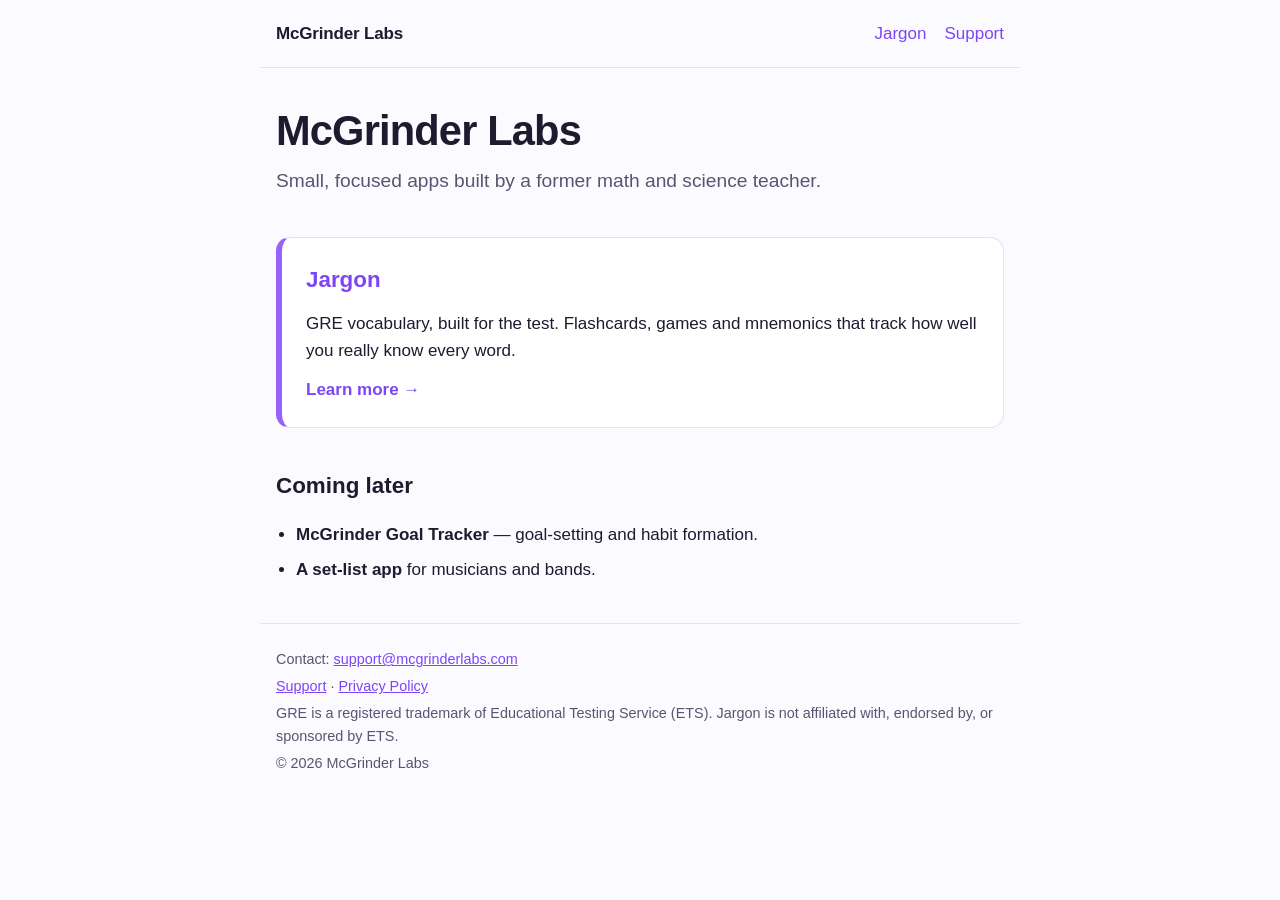
<file: index.html>
<!doctype html>
<html lang="en">
<head>
<meta charset="utf-8">
<meta name="viewport" content="width=device-width, initial-scale=1">
<title>McGrinder Labs</title>
<meta name="description" content="McGrinder Labs makes focused study and productivity apps. Home of Jargon, the GRE vocabulary app.">
<link rel="icon" href="/img/jargon-icon-512.png">
<link rel="apple-touch-icon" href="/img/jargon-icon-512.png">
<meta property="og:type" content="website">
<meta property="og:site_name" content="McGrinder Labs">
<meta property="og:title" content="McGrinder Labs">
<meta property="og:description" content="Small, careful apps for studying. Jargon: GRE vocabulary built on spaced repetition.">
<meta property="og:url" content="https://mcgrinderlabs.com/">
<meta property="og:image" content="https://mcgrinderlabs.com/img/jargon-banner.png">
<meta property="og:image:width" content="1024">
<meta property="og:image:height" content="500">
<meta name="twitter:card" content="summary_large_image">
<meta name="twitter:title" content="McGrinder Labs">
<meta name="twitter:description" content="Small, careful apps for studying. Jargon: GRE vocabulary built on spaced repetition.">
<meta name="twitter:image" content="https://mcgrinderlabs.com/img/jargon-banner.png">
<link rel="stylesheet" href="/style.css">
</head>
<body>
<header class="top">
  <a class="brand" href="/">McGrinder Labs</a>
  <nav><a href="/jargon/">Jargon</a><a href="/support/">Support</a></nav>
</header>

<main>
  <section class="hero">
    <h1>McGrinder Labs</h1>
    <p class="lede">Small, focused apps built by a former math and science teacher.</p>
  </section>

  <section>
    <a class="card" href="/jargon/">
      <div class="card-body">
        <h2>Jargon</h2>
        <p>GRE vocabulary, built for the test. Flashcards, games and mnemonics that track how well you really know every word.</p>
        <span class="more">Learn more →</span>
      </div>
    </a>
  </section>

  <section class="soon">
    <h2>Coming later</h2>
    <ul>
      <li><strong>McGrinder Goal Tracker</strong> — goal-setting and habit formation.</li>
      <li><strong>A set-list app</strong> for musicians and bands.</li>
    </ul>
  </section>
</main>

<footer>
  <p>Contact: <a href="mailto:support@mcgrinderlabs.com">support@mcgrinderlabs.com</a></p>
  <p><a href="/support/">Support</a> · <a href="/privacy/">Privacy Policy</a></p>
  <p>GRE is a registered trademark of Educational Testing Service (ETS). Jargon is not affiliated with, endorsed by, or sponsored by ETS.</p>
  <p>© 2026 McGrinder Labs</p>
</footer>
</body>
</html>
</file>
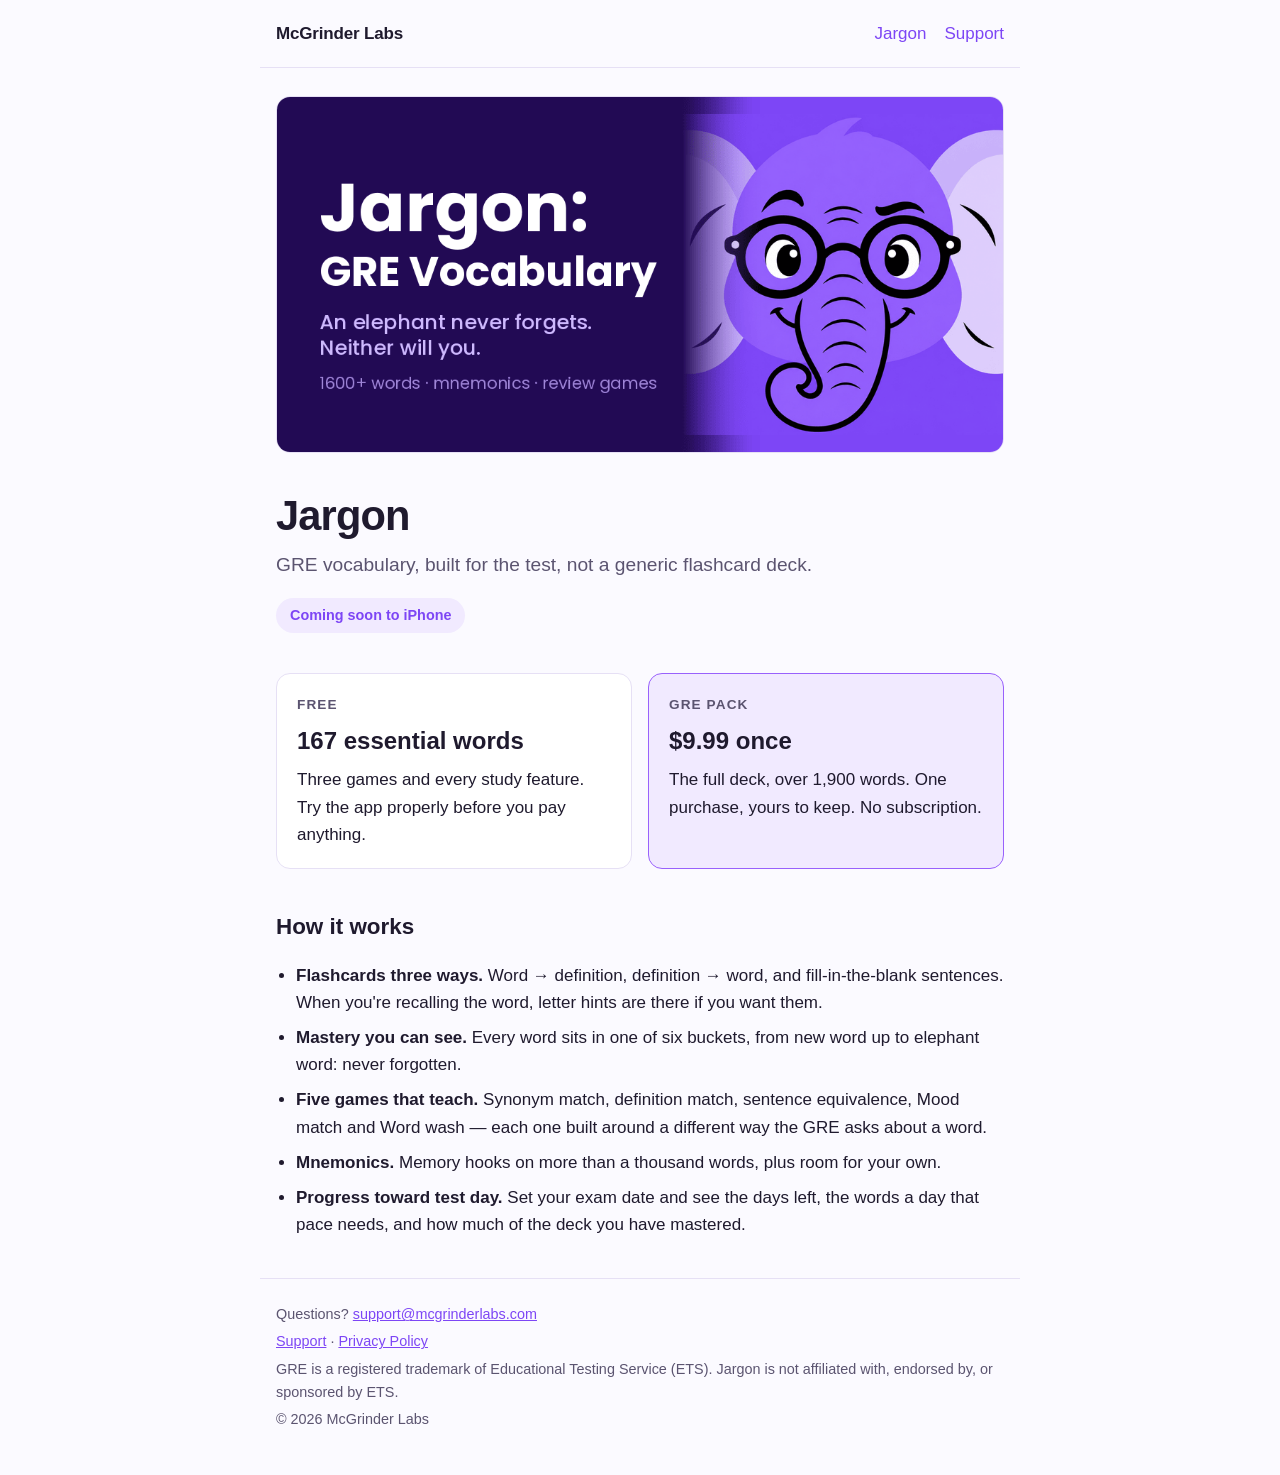
<file: jargon/index.html>
<!doctype html>
<html lang="en">
<head>
<meta charset="utf-8">
<meta name="viewport" content="width=device-width, initial-scale=1">
<title>Jargon — GRE Vocabulary</title>
<meta name="description" content="Jargon is a GRE vocabulary app. Free with 167 essential words; unlock the GRE Pack with a one-time $9.99 purchase. No subscription.">
<link rel="icon" href="/img/jargon-icon-512.png">
<link rel="apple-touch-icon" href="/img/jargon-icon-512.png">
<meta property="og:type" content="website">
<meta property="og:site_name" content="McGrinder Labs">
<meta property="og:title" content="Jargon: GRE Vocabulary">
<meta property="og:description" content="An elephant never forgets. Neither will you. 1600+ words, mnemonics and review games, built for the GRE.">
<meta property="og:url" content="https://mcgrinderlabs.com/jargon/">
<meta property="og:image" content="https://mcgrinderlabs.com/img/jargon-banner.png">
<meta property="og:image:width" content="1024">
<meta property="og:image:height" content="500">
<meta name="twitter:card" content="summary_large_image">
<meta name="twitter:title" content="Jargon: GRE Vocabulary">
<meta name="twitter:description" content="An elephant never forgets. Neither will you. 1600+ words, mnemonics and review games, built for the GRE.">
<meta name="twitter:image" content="https://mcgrinderlabs.com/img/jargon-banner.png">
<link rel="stylesheet" href="/style.css">
</head>
<body>
<header class="top">
  <a class="brand" href="/">McGrinder Labs</a>
  <nav><a href="/jargon/">Jargon</a><a href="/support/">Support</a></nav>
</header>

<main>
  <img class="banner" src="/img/jargon-banner.png"
       alt="Jargon: GRE Vocabulary. An elephant never forgets. Neither will you."
       width="1024" height="500">

  <section class="hero">
    <h1>Jargon</h1>
    <p class="lede">GRE vocabulary, built for the test, not a generic flashcard deck.</p>
    <p class="badges"><!-- App Store and Google Play badges go here once Jargon is live --><span class="pill">Coming soon to iPhone</span></p>
  </section>

  <section class="price">
    <div class="tier">
      <h3>Free</h3>
      <p class="big">167 essential words</p>
      <p>Three games and every study feature. Try the app properly before you pay anything.</p>
    </div>
    <div class="tier accent">
      <h3>GRE Pack</h3>
      <p class="big">$9.99 once</p>
      <p>The full deck, over 1,900 words. One purchase, yours to keep. No subscription.</p>
    </div>
  </section>

  <section>
    <h2>How it works</h2>
    <ul class="features">
      <li><strong>Flashcards three ways.</strong> Word &rarr; definition, definition &rarr; word, and fill-in-the-blank sentences. When you're recalling the word, letter hints are there if you want them.</li>
      <li><strong>Mastery you can see.</strong> Every word sits in one of six buckets, from new word up to elephant word: never forgotten.</li>
      <li><strong>Five games that teach.</strong> Synonym match, definition match, sentence equivalence, Mood match and Word wash &mdash; each one built around a different way the GRE asks about a word.</li>
      <li><strong>Mnemonics.</strong> Memory hooks on more than a thousand words, plus room for your own.</li>
      <li><strong>Progress toward test day.</strong> Set your exam date and see the days left, the words a day that pace needs, and how much of the deck you have mastered.</li>
    </ul>
  </section>

  <!-- Screenshots go here -->
</main>

<footer>
  <p>Questions? <a href="mailto:support@mcgrinderlabs.com">support@mcgrinderlabs.com</a></p>
  <p><a href="/support/">Support</a> · <a href="/privacy/">Privacy Policy</a></p>
  <p>GRE is a registered trademark of Educational Testing Service (ETS). Jargon is not affiliated with, endorsed by, or sponsored by ETS.</p>
  <p>© 2026 McGrinder Labs</p>
</footer>
</body>
</html>
</file>
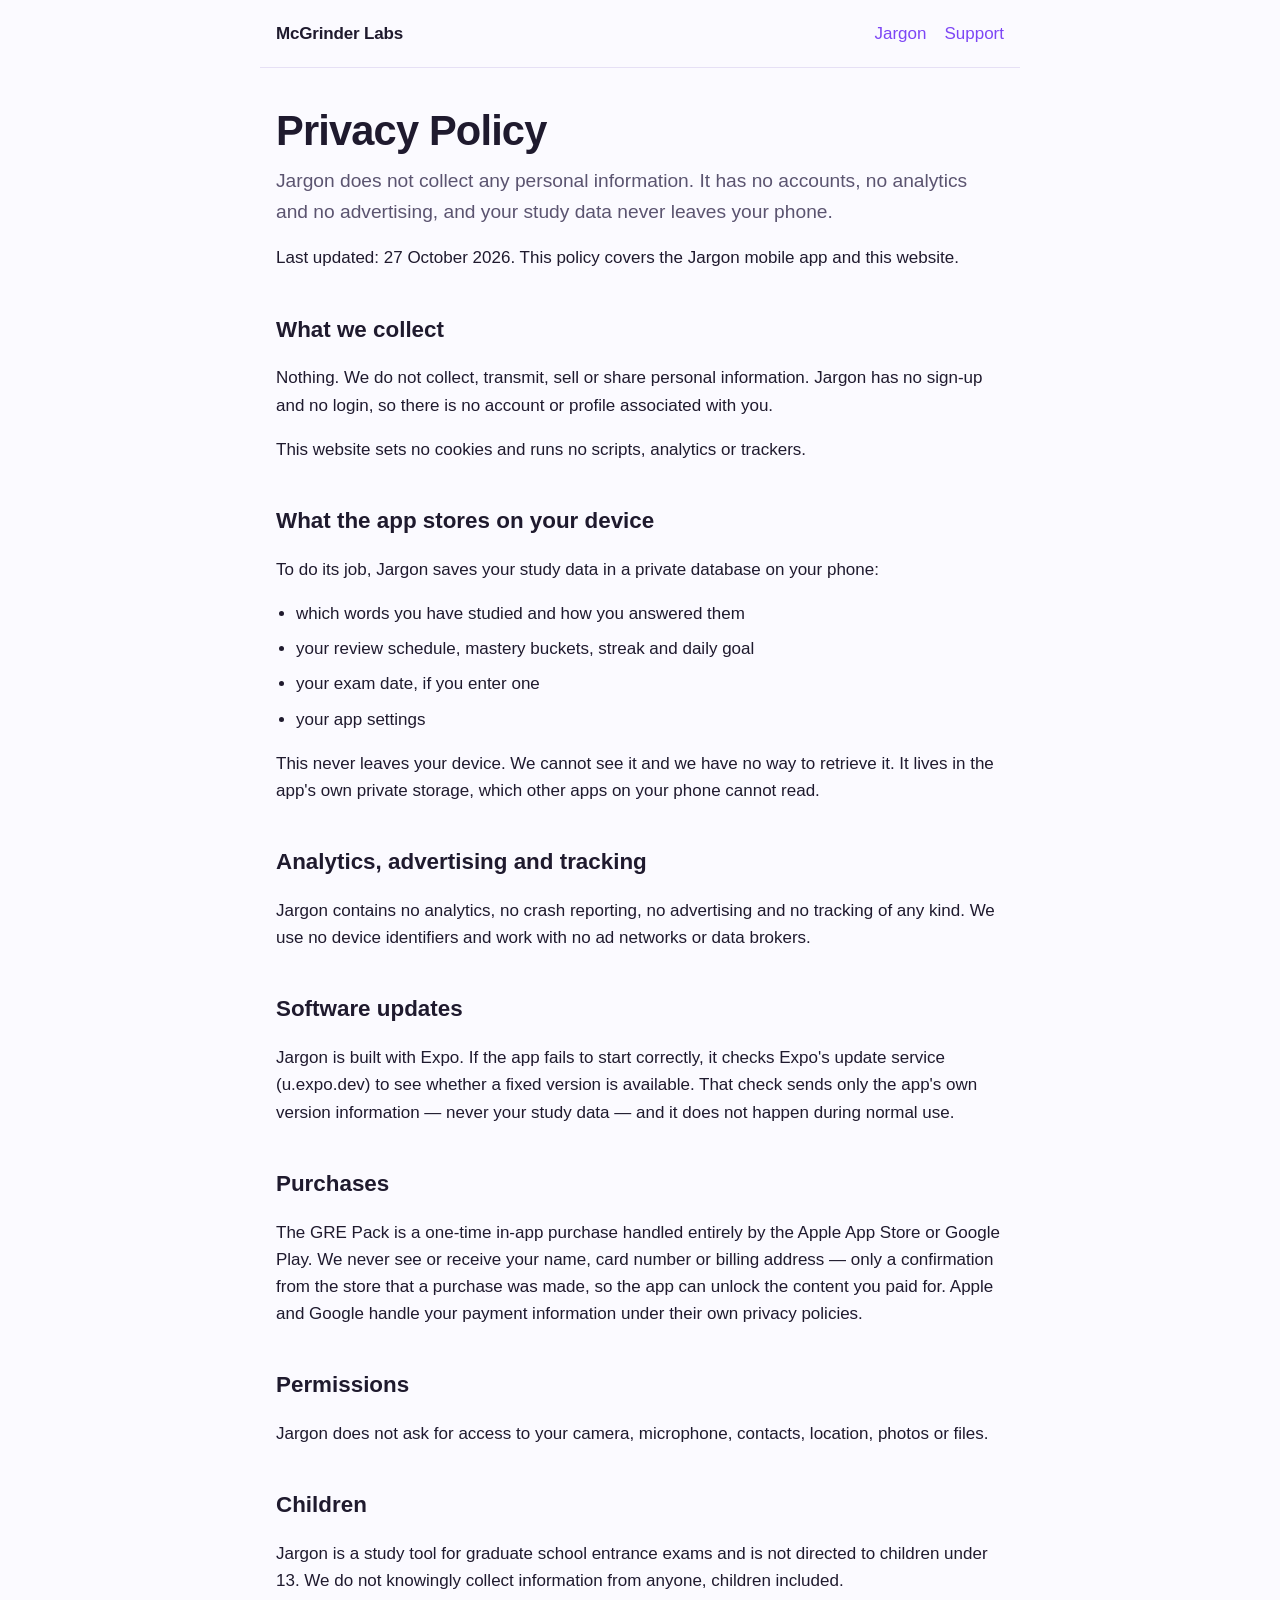
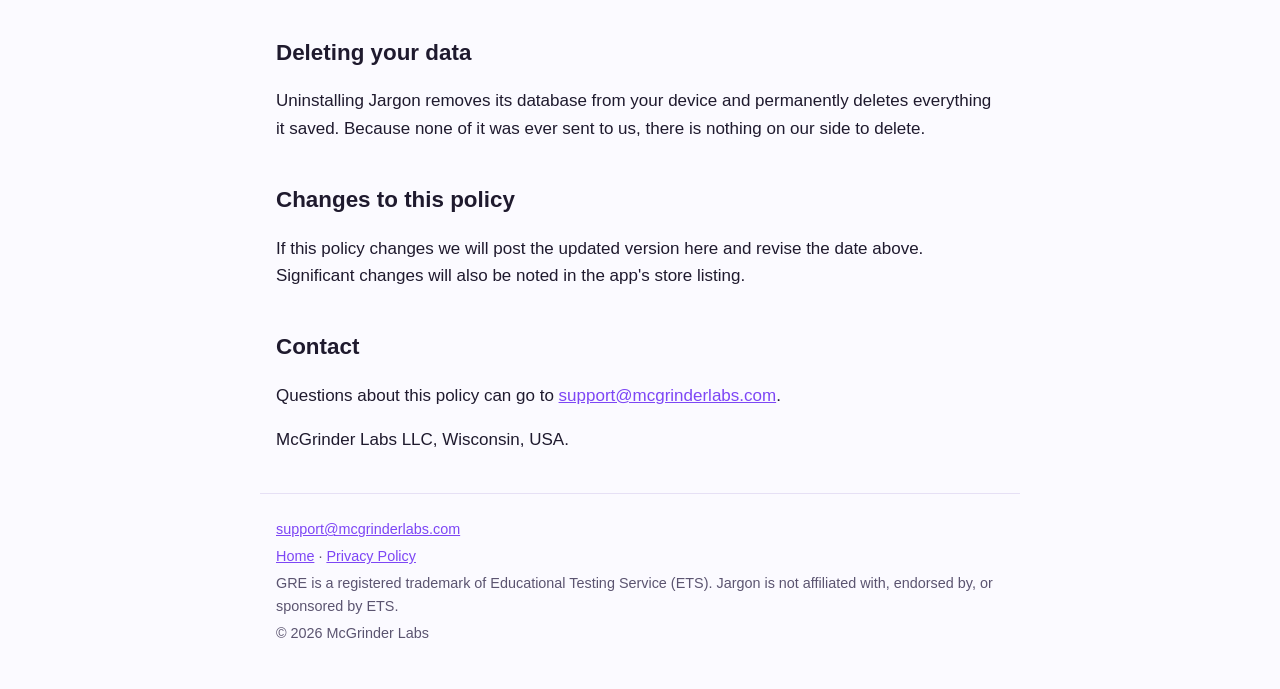
<file: privacy/index.html>
<!doctype html>
<html lang="en">
<head>
<meta charset="utf-8">
<meta name="viewport" content="width=device-width, initial-scale=1">
<title>Privacy Policy — McGrinder Labs</title>
<meta name="description" content="Jargon collects no personal information. Everything it stores stays on your device.">
<link rel="icon" href="/img/jargon-icon-512.png">
<link rel="apple-touch-icon" href="/img/jargon-icon-512.png">
<meta property="og:type" content="website">
<meta property="og:site_name" content="McGrinder Labs">
<meta property="og:title" content="Privacy Policy — Jargon">
<meta property="og:description" content="Jargon collects no personal information. Everything it stores stays on your device.">
<meta property="og:url" content="https://mcgrinderlabs.com/privacy/">
<meta property="og:image" content="https://mcgrinderlabs.com/img/jargon-banner.png">
<meta property="og:image:width" content="1024">
<meta property="og:image:height" content="500">
<meta name="twitter:card" content="summary_large_image">
<meta name="twitter:title" content="Privacy Policy — Jargon">
<meta name="twitter:description" content="Jargon collects no personal information. Everything it stores stays on your device.">
<meta name="twitter:image" content="https://mcgrinderlabs.com/img/jargon-banner.png">
<link rel="stylesheet" href="/style.css">
</head>
<body>
<header class="top">
  <a class="brand" href="/">McGrinder Labs</a>
  <nav><a href="/jargon/">Jargon</a><a href="/support/">Support</a></nav>
</header>

<main>
  <section class="hero">
    <h1>Privacy Policy</h1>
    <p class="lede">Jargon does not collect any personal information. It has no accounts, no analytics and no advertising, and your study data never leaves your phone.</p>
    <p>Last updated: 27 October 2026. This policy covers the Jargon mobile app and this website.</p>
  </section>

  <section>
    <h2>What we collect</h2>
    <p>Nothing. We do not collect, transmit, sell or share personal information. Jargon has no sign-up and no login, so there is no account or profile associated with you.</p>
    <p>This website sets no cookies and runs no scripts, analytics or trackers.</p>
  </section>

  <section>
    <h2>What the app stores on your device</h2>
    <p>To do its job, Jargon saves your study data in a private database on your phone:</p>
    <ul class="features">
      <li>which words you have studied and how you answered them</li>
      <li>your review schedule, mastery buckets, streak and daily goal</li>
      <li>your exam date, if you enter one</li>
      <li>your app settings</li>
    </ul>
    <p>This never leaves your device. We cannot see it and we have no way to retrieve it. It lives in the app's own private storage, which other apps on your phone cannot read.</p>
  </section>

  <section>
    <h2>Analytics, advertising and tracking</h2>
    <p>Jargon contains no analytics, no crash reporting, no advertising and no tracking of any kind. We use no device identifiers and work with no ad networks or data brokers.</p>
  </section>

  <section>
    <h2>Software updates</h2>
    <p>Jargon is built with Expo. If the app fails to start correctly, it checks Expo's update service (u.expo.dev) to see whether a fixed version is available. That check sends only the app's own version information &mdash; never your study data &mdash; and it does not happen during normal use.</p>
  </section>

  <section>
    <h2>Purchases</h2>
    <p>The GRE Pack is a one-time in-app purchase handled entirely by the Apple App Store or Google Play. We never see or receive your name, card number or billing address &mdash; only a confirmation from the store that a purchase was made, so the app can unlock the content you paid for. Apple and Google handle your payment information under their own privacy policies.</p>
  </section>

  <section>
    <h2>Permissions</h2>
    <p>Jargon does not ask for access to your camera, microphone, contacts, location, photos or files.</p>
  </section>

  <section>
    <h2>Children</h2>
    <p>Jargon is a study tool for graduate school entrance exams and is not directed to children under 13. We do not knowingly collect information from anyone, children included.</p>
  </section>

  <section>
    <h2>Deleting your data</h2>
    <p>Uninstalling Jargon removes its database from your device and permanently deletes everything it saved. Because none of it was ever sent to us, there is nothing on our side to delete.</p>
  </section>

  <section>
    <h2>Changes to this policy</h2>
    <p>If this policy changes we will post the updated version here and revise the date above. Significant changes will also be noted in the app's store listing.</p>
  </section>

  <section>
    <h2>Contact</h2>
    <p>Questions about this policy can go to <a href="mailto:support@mcgrinderlabs.com">support@mcgrinderlabs.com</a>.</p>
    <p>McGrinder Labs LLC, Wisconsin, USA.</p>
  </section>
</main>

<footer>
  <p><a href="mailto:support@mcgrinderlabs.com">support@mcgrinderlabs.com</a></p>
  <p><a href="/">Home</a> &middot; <a href="/privacy/">Privacy Policy</a></p>
  <p>GRE is a registered trademark of Educational Testing Service (ETS). Jargon is not affiliated with, endorsed by, or sponsored by ETS.</p>
  <p>&copy; 2026 McGrinder Labs</p>
</footer>
</body>
</html>
</file>
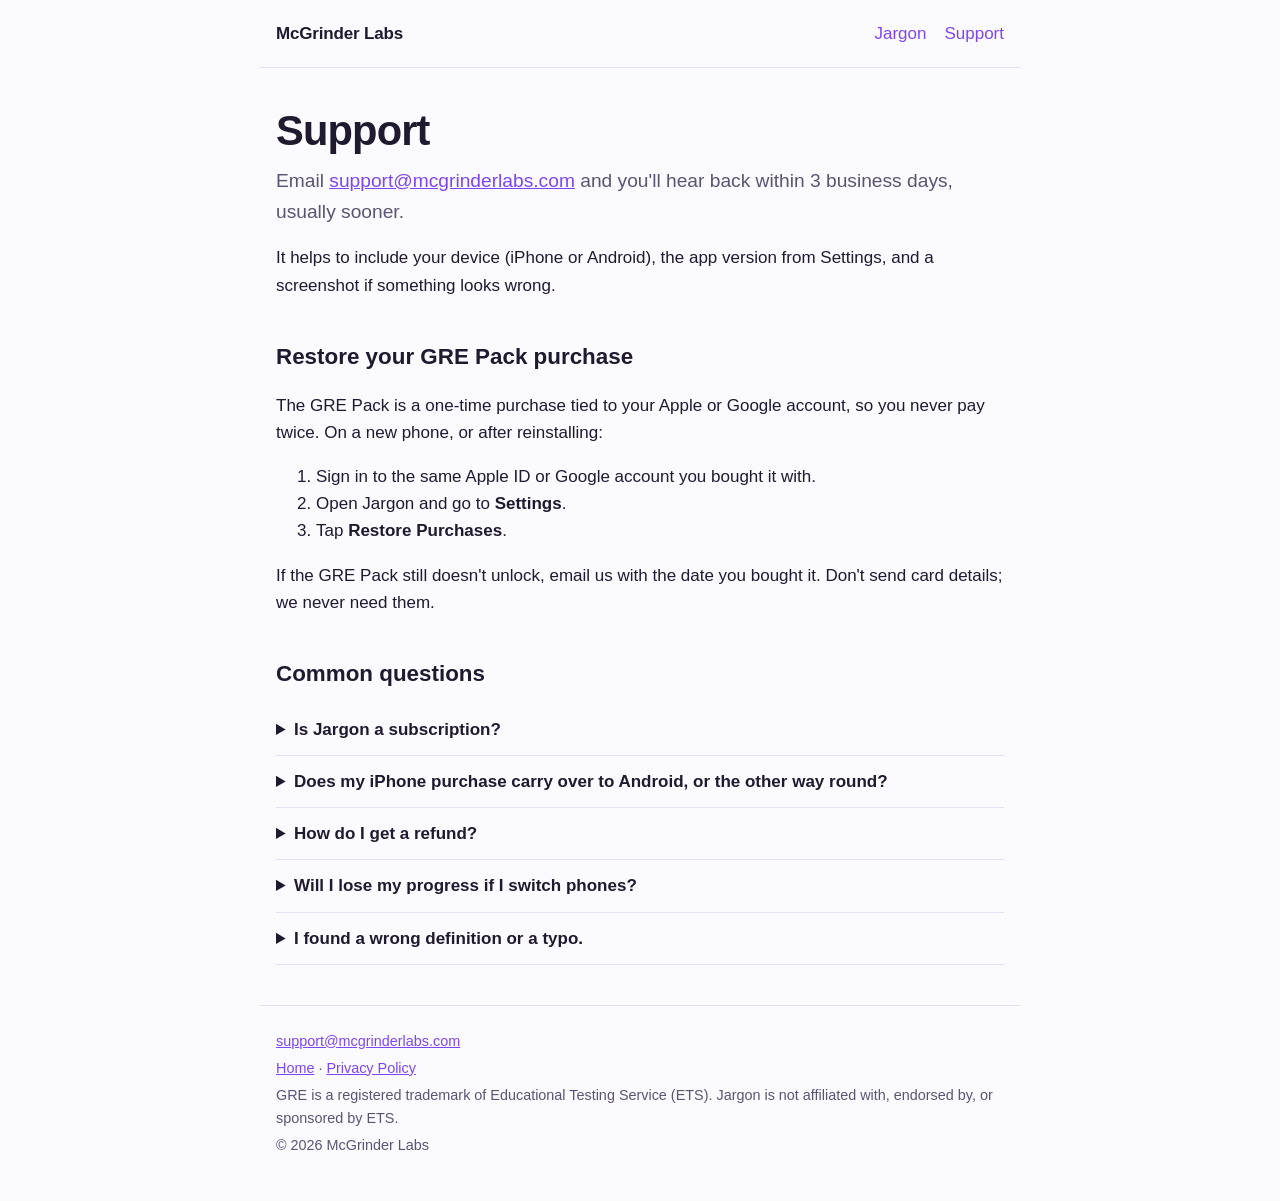
<file: support/index.html>
<!doctype html>
<html lang="en">
<head>
<meta charset="utf-8">
<meta name="viewport" content="width=device-width, initial-scale=1">
<title>Support — McGrinder Labs</title>
<meta name="description" content="Help with Jargon and other McGrinder Labs apps: contact, restoring purchases and common questions.">
<link rel="icon" href="/img/jargon-icon-512.png">
<link rel="apple-touch-icon" href="/img/jargon-icon-512.png">
<meta property="og:type" content="website">
<meta property="og:site_name" content="McGrinder Labs">
<meta property="og:title" content="Support — Jargon">
<meta property="og:description" content="Help with Jargon: contact, restoring purchases and common questions.">
<meta property="og:url" content="https://mcgrinderlabs.com/support/">
<meta property="og:image" content="https://mcgrinderlabs.com/img/jargon-banner.png">
<meta property="og:image:width" content="1024">
<meta property="og:image:height" content="500">
<meta name="twitter:card" content="summary_large_image">
<meta name="twitter:title" content="Support — Jargon">
<meta name="twitter:description" content="Help with Jargon: contact, restoring purchases and common questions.">
<meta name="twitter:image" content="https://mcgrinderlabs.com/img/jargon-banner.png">
<link rel="stylesheet" href="/style.css">
</head>
<body>
<header class="top">
  <a class="brand" href="/">McGrinder Labs</a>
  <nav><a href="/jargon/">Jargon</a><a href="/support/">Support</a></nav>
</header>

<main>
  <section class="hero">
    <h1>Support</h1>
    <p class="lede">Email <a href="mailto:support@mcgrinderlabs.com">support@mcgrinderlabs.com</a> and you'll hear back within 3 business days, usually sooner.</p>
    <p>It helps to include your device (iPhone or Android), the app version from Settings, and a screenshot if something looks wrong.</p>
  </section>

  <section>
    <h2>Restore your GRE Pack purchase</h2>
    <p>The GRE Pack is a one-time purchase tied to your Apple or Google account, so you never pay twice. On a new phone, or after reinstalling:</p>
    <ol>
      <li>Sign in to the same Apple ID or Google account you bought it with.</li>
      <li>Open Jargon and go to <strong>Settings</strong>.</li>
      <li>Tap <strong>Restore Purchases</strong>.</li>
    </ol>
    <p>If the GRE Pack still doesn't unlock, email us with the date you bought it. Don't send card details; we never need them.</p>
  </section>

  <section class="faq">
    <h2>Common questions</h2>
    <details>
      <summary>Is Jargon a subscription?</summary>
      <p>No. The app is free with 167 essential words and three of the five games. The GRE Pack is a single $9.99 purchase that you keep.</p>
    </details>
    <details>
      <summary>Does my iPhone purchase carry over to Android, or the other way round?</summary>
      <p>No. Apple and Google handle purchases separately, so a purchase restores only on the same platform it was made on.</p>
    </details>
    <details>
      <summary>How do I get a refund?</summary>
      <p>Apple and Google process refunds for app purchases. On iPhone, request one at reportaproblem.apple.com. On Android, use the Google Play order history. Email us if you get stuck.</p>
    </details>
    <details>
      <summary>Will I lose my progress if I switch phones?</summary>
      <p>Your purchase restores on a new phone, but your study history is stored only on the phone itself &mdash; Jargon has no account and syncs nothing. Whether your progress comes across depends on your phone's own backup. Email us before you switch and we'll help.</p>
    </details>
    <details>
      <summary>I found a wrong definition or a typo.</summary>
      <p>Please tell us. Send the word and what's wrong to support@mcgrinderlabs.com.</p>
    </details>
  </section>
</main>

<footer>
  <p><a href="mailto:support@mcgrinderlabs.com">support@mcgrinderlabs.com</a></p>
  <p><a href="/">Home</a> · <a href="/privacy/">Privacy Policy</a></p>
  <p>GRE is a registered trademark of Educational Testing Service (ETS). Jargon is not affiliated with, endorsed by, or sponsored by ETS.</p>
  <p>© 2026 McGrinder Labs</p>
</footer>
</body>
</html>
</file>
<file: style.css>
:root {
  --ink: #1f1a2e;
  --muted: #5b5470;
  --bg: #fbfaff;
  --card: #ffffff;
  --line: #e6e0f5;
  --brand: #7d46f5;
  --brand-soft: #9961fc;
  --tint: #f1eaff;
}
@media (prefers-color-scheme: dark) {
  :root {
    --ink: #f1edf9;
    --muted: #b6aecb;
    --bg: #15121d;
    --card: #1e1a29;
    --line: #322b44;
    --brand: #c4a0ff;
    --brand-soft: #b484fc;
    --tint: #261f36;
  }
}
* { box-sizing: border-box; }
html { -webkit-text-size-adjust: 100%; }
body {
  margin: 0;
  background: var(--bg);
  color: var(--ink);
  font: 17px/1.6 -apple-system, BlinkMacSystemFont, "Segoe UI", Roboto, Helvetica, Arial, sans-serif;
}
a { color: var(--brand); }
.top, main, footer { max-width: 760px; margin: 0 auto; padding: 0 16px; }
.top {
  display: flex; justify-content: space-between; align-items: center;
  padding-top: 20px; padding-bottom: 20px; border-bottom: 1px solid var(--line);
}
.brand { font-weight: 700; text-decoration: none; color: var(--ink); letter-spacing: -0.01em; }
.top nav a { margin-left: 18px; text-decoration: none; font-weight: 500; }
section { margin: 40px 0; }
.hero h1 { font-size: 2.6rem; line-height: 1.1; margin: 0 0 12px; letter-spacing: -0.02em; }
.lede { font-size: 1.2rem; color: var(--muted); margin: 0 0 12px; }
h2 { font-size: 1.4rem; margin: 0 0 12px; }
.card {
  display: block; text-decoration: none; color: inherit;
  background: var(--card); border: 1px solid var(--line); border-left: 6px solid var(--brand-soft);
  border-radius: 14px; padding: 24px; transition: border-color .15s;
}
.card:hover { border-color: var(--brand); }
.card h2 { color: var(--brand); }
.card p { margin: 0 0 12px; }
.more { font-weight: 600; color: var(--brand); }
.soon ul, .features { padding-left: 20px; }
.soon li, .features li { margin-bottom: 8px; }
.pill {
  display: inline-block; background: var(--tint); color: var(--brand);
  border-radius: 999px; padding: 6px 14px; font-size: .9rem; font-weight: 600;
}
.price { display: grid; grid-template-columns: 1fr 1fr; gap: 16px; }
.tier { background: var(--card); border: 1px solid var(--line); border-radius: 14px; padding: 20px; }
.tier.accent { background: var(--tint); border-color: var(--brand-soft); }
.tier h3 { margin: 0; font-size: .85rem; text-transform: uppercase; letter-spacing: .08em; color: var(--muted); }
.tier .big { font-size: 1.5rem; font-weight: 700; margin: 6px 0; }
.tier p { margin: 0; }
.faq details { border-bottom: 1px solid var(--line); padding: 12px 0; }
.faq summary { cursor: pointer; font-weight: 600; }
.faq details p { margin: 8px 0 0; color: var(--muted); }
footer {
  border-top: 1px solid var(--line); padding-top: 20px; padding-bottom: 40px;
  color: var(--muted); font-size: .9rem;
}
footer p { margin: 4px 0; }
@media (max-width: 560px) {
  .price { grid-template-columns: 1fr; }
  .hero h1 { font-size: 2rem; }
}

.banner {
  display: block; width: 100%; height: auto;
  border-radius: 14px; margin: 28px 0 8px;
  border: 1px solid var(--line);
}
</file>
